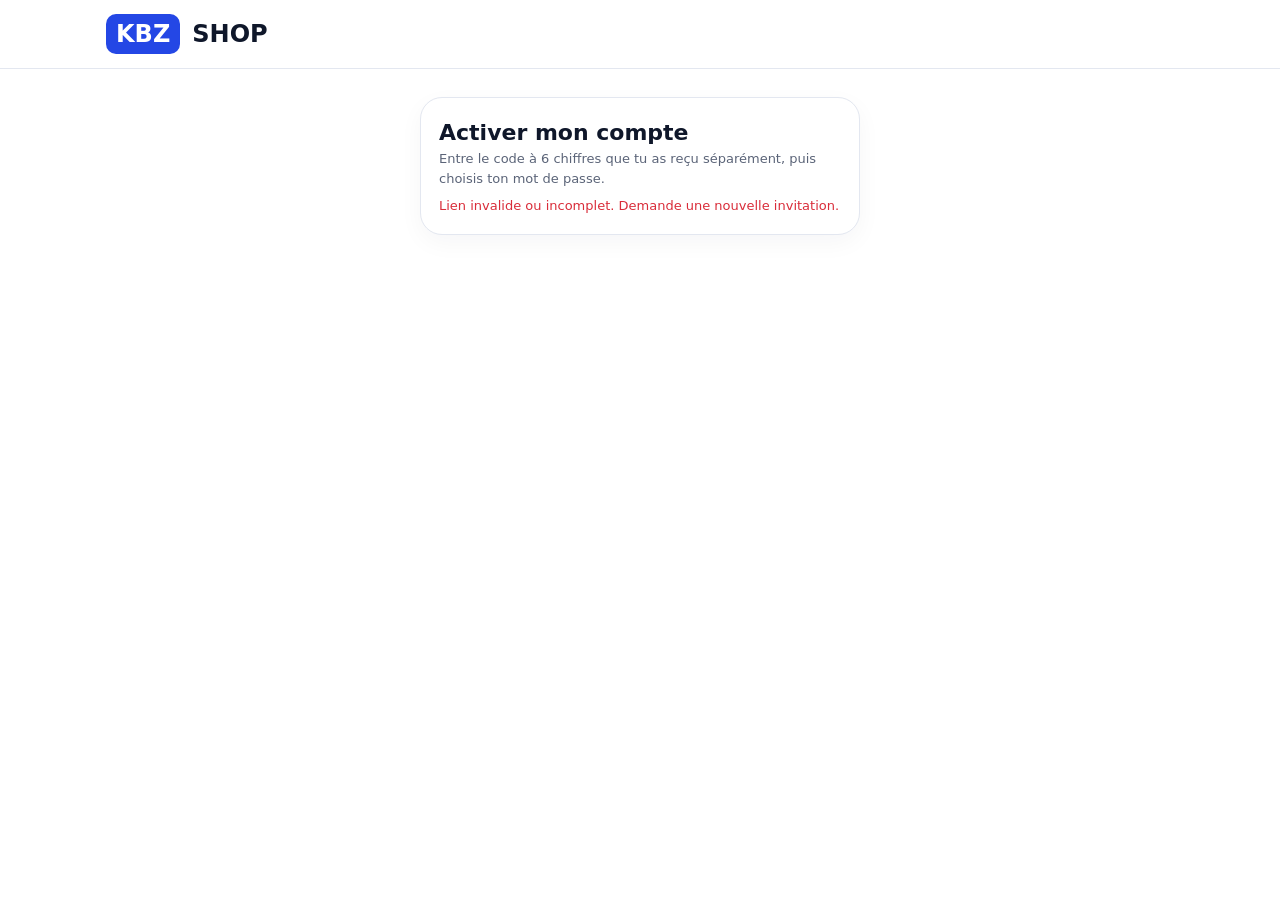
<file: activer.html>
<!DOCTYPE html>
<html lang="fr">
<head>
<meta charset="UTF-8">
<meta name="viewport" content="width=device-width, initial-scale=1.0">
<meta name="referrer" content="no-referrer">
<meta name="robots" content="noindex">
<title>Activer mon compte | KBZ SHOP</title>
<link rel="stylesheet" href="style.css">
</head>
<body>
<header class="hd"><div class="wrap"><a class="logo" href="index.html" aria-label="KBZ SHOP, retour à la boutique" style="text-decoration:none"><span aria-hidden="true">KBZ SHOP</span></a></div></header>
<main>
<div class="wrap sec" style="max-width:440px">
<div class="box">
<h1 style="font-size:22px;font-weight:800">Activer mon compte</h1>
<p class="mut" style="margin-bottom:6px">Entre le code à 6 chiffres que tu as reçu séparément, puis choisis ton mot de passe.</p>
<form id="f" autocomplete="off">
<label for="code">Code à 6 chiffres</label>
<input id="code" inputmode="numeric" maxlength="6" autocomplete="one-time-code" required>
<label for="pw">Choisis ton mot de passe</label>
<input id="pw" type="password" autocomplete="new-password" minlength="8" aria-describedby="hp" required>
<p class="mut" id="hp">8 caractères minimum.</p>
<label for="pw2">Répète ton mot de passe</label>
<input id="pw2" type="password" autocomplete="new-password" minlength="8" required>
<label for="sh" style="display:flex;gap:8px;align-items:center;font-weight:500"><input id="sh" type="checkbox" style="width:auto"> Afficher les mots de passe</label>
<button class="btn full" style="margin-top:14px" id="go">Activer mon compte</button>
</form>
<p class="err" id="er" role="alert"></p>
<div id="ok" class="hide center">
<div aria-hidden="true" style="font-size:48px">✅</div>
<h2 id="oh" tabindex="-1" style="font-size:20px;font-weight:800">Compte activé !</h2>
<p class="mut" id="okm" style="margin:8px 0 16px"></p>
<a class="btn full" href="index.html">Aller à la boutique</a>
<p class="mut" style="margin-top:10px">Tout en bas de la page, touche « Espace Vendeur » pour te connecter.</p>
</div>
</div>
</div>
</main>
<script src="config.js"></script>
<script>
(function(){
var C=window.KBZ_CONFIG||{};
var token=(location.hash||'').replace(/^#/,'').trim();
var f=document.getElementById('f'),er=document.getElementById('er'),b=document.getElementById('go');
function $(i){return document.getElementById(i);}
if(!/^[0-9a-f]{48}$/i.test(token)){
  f.classList.add('hide');
  er.textContent='Lien invalide ou incomplet. Demande une nouvelle invitation.';
}
$('sh').onchange=function(){
  var t=this.checked?'text':'password';
  $('pw').type=t;$('pw2').type=t;
};
f.onsubmit=async function(e){
  e.preventDefault();
  er.textContent='';
  var code=$('code').value.trim(),pw=$('pw').value,pw2=$('pw2').value;
  if(!/^\d{6}$/.test(code)){er.textContent='Le code doit avoir 6 chiffres.';return;}
  if(pw.length<8){er.textContent='Mot de passe : 8 caractères minimum.';return;}
  if(pw!==pw2){er.textContent='Les deux mots de passe sont différents.';return;}
  b.disabled=true;b.textContent='Activation…';
  try{
    var r=await fetch(C.SUPABASE_URL+'/functions/v1/quick-worker',{
      method:'POST',
      headers:{'Content-Type':'application/json'},
      body:JSON.stringify({token:token,code:code,password:pw})
    });
    var d=await r.json();
    if(d&&d.ok){
      f.classList.add('hide');
      $('okm').textContent='Connecte-toi avec '+d.email+' et le mot de passe que tu viens de choisir.';
      $('ok').classList.remove('hide');
      $('oh').focus();
    }else{
      er.textContent=(d&&d.error)||'Activation impossible.';
      b.disabled=false;b.textContent='Activer mon compte';
    }
  }catch(x){
    er.textContent='Connexion impossible. Vérifie ton réseau et réessaie.';
    b.disabled=false;b.textContent='Activer mon compte';
  }
};
})();
</script>
</body>
  </html>
</file>
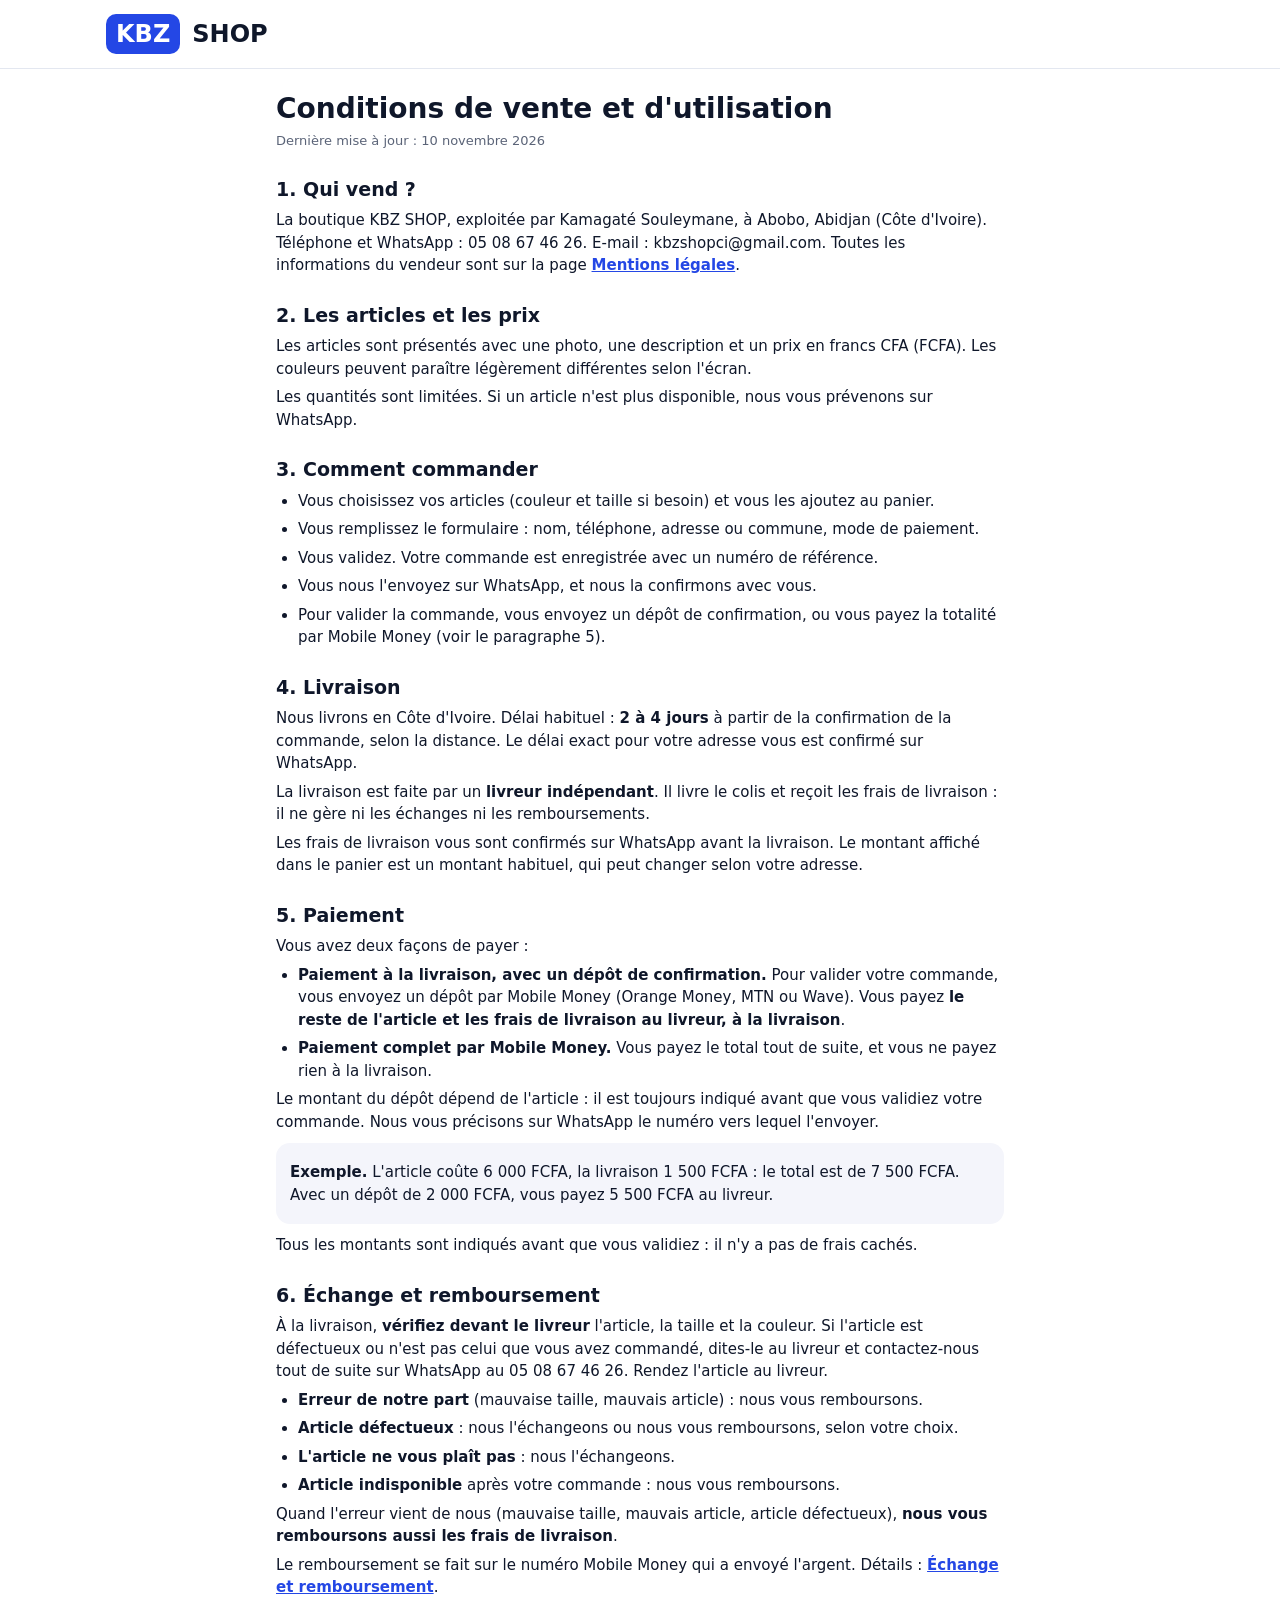
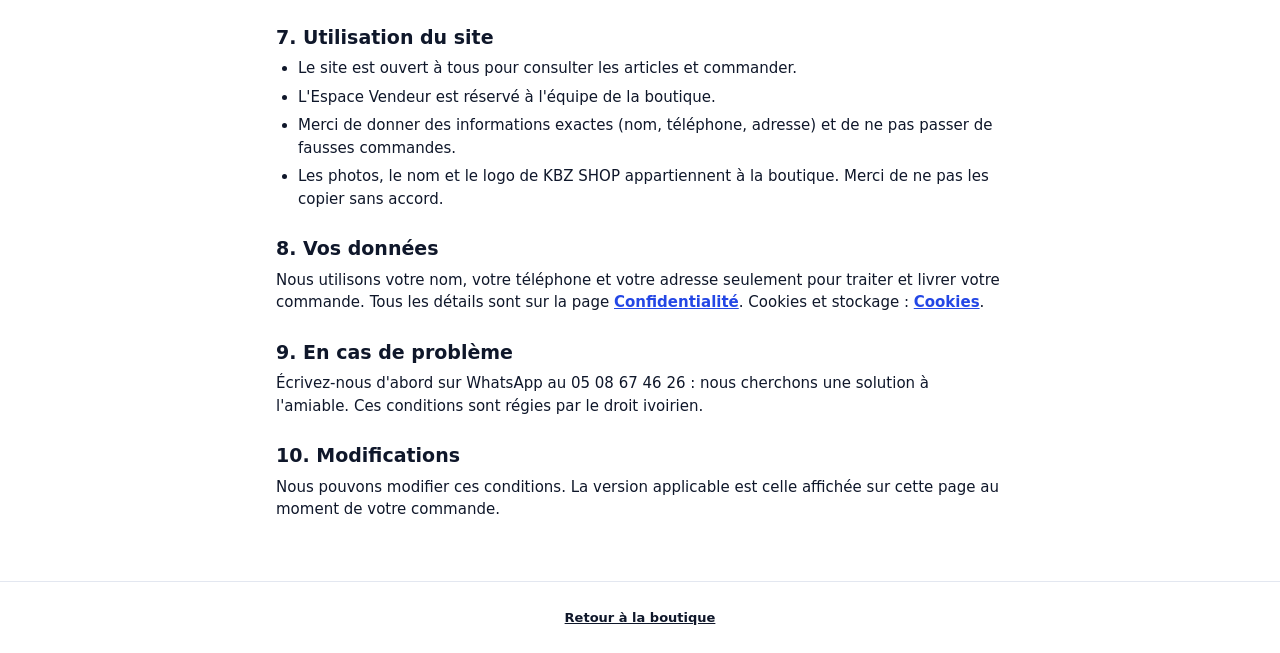
<file: conditions-de-vente.html>
<!DOCTYPE html>
<html lang="fr">
<head>
<meta charset="UTF-8">
<meta name="viewport" content="width=device-width, initial-scale=1.0">
<title>Conditions de vente et d'utilisation | KBZ SHOP</title>
<meta name="description" content="Conditions de vente et d'utilisation de la boutique KBZ SHOP : commande, paiement, livraison, échange.">
<meta name="theme-color" content="#2447e5">
<link rel="stylesheet" href="style.css">
<style>
.legal{max-width:760px;margin:0 auto;padding:24px 16px}
.legal h1{font-size:28px;font-weight:900;line-height:1.15;margin-bottom:6px}
.legal h2{font-size:19px;font-weight:800;margin:24px 0 6px}
.legal p,.legal li{margin:6px 0}
.legal ul{padding-left:22px}
.legal a{color:var(--gold);font-weight:600}
.ex{background:var(--card2);border-radius:14px;padding:12px 14px;margin:10px 0}
</style>
</head>
<body>
<header class="hd"><div class="wrap"><a class="logo" href="index.html" aria-label="KBZ SHOP, retour à la boutique" style="text-decoration:none"><span aria-hidden="true">KBZ SHOP</span></a></div></header>
<main class="legal">
<h1>Conditions de vente et d'utilisation</h1>
<p class="mut">Dernière mise à jour : 10 novembre 2026</p>

<h2>1. Qui vend ?</h2>
<p>La boutique KBZ SHOP, exploitée par Kamagaté Souleymane, à Abobo, Abidjan (Côte d'Ivoire). Téléphone et WhatsApp : 05 08 67 46 26. E-mail : kbzshopci@gmail.com. Toutes les informations du vendeur sont sur la page <a href="mentions-legales.html">Mentions légales</a>.</p>

<h2>2. Les articles et les prix</h2>
<p>Les articles sont présentés avec une photo, une description et un prix en francs CFA (FCFA). Les couleurs peuvent paraître légèrement différentes selon l'écran.</p>
<p>Les quantités sont limitées. Si un article n'est plus disponible, nous vous prévenons sur WhatsApp.</p>

<h2>3. Comment commander</h2>
<ul>
<li>Vous choisissez vos articles (couleur et taille si besoin) et vous les ajoutez au panier.</li>
<li>Vous remplissez le formulaire : nom, téléphone, adresse ou commune, mode de paiement.</li>
<li>Vous validez. Votre commande est enregistrée avec un numéro de référence.</li>
<li>Vous nous l'envoyez sur WhatsApp, et nous la confirmons avec vous.</li>
<li>Pour valider la commande, vous envoyez un dépôt de confirmation, ou vous payez la totalité par Mobile Money (voir le paragraphe 5).</li>
</ul>

<h2>4. Livraison</h2>
<p>Nous livrons en Côte d'Ivoire. Délai habituel : <b>2 à 4 jours</b> à partir de la confirmation de la commande, selon la distance. Le délai exact pour votre adresse vous est confirmé sur WhatsApp.</p>
<p>La livraison est faite par un <b>livreur indépendant</b>. Il livre le colis et reçoit les frais de livraison : il ne gère ni les échanges ni les remboursements.</p>
<p>Les frais de livraison vous sont confirmés sur WhatsApp avant la livraison. Le montant affiché dans le panier est un montant habituel, qui peut changer selon votre adresse.</p>

<h2>5. Paiement</h2>
<p>Vous avez deux façons de payer :</p>
<ul>
<li><b>Paiement à la livraison, avec un dépôt de confirmation.</b> Pour valider votre commande, vous envoyez un dépôt par Mobile Money (Orange Money, MTN ou Wave). Vous payez <b>le reste de l'article et les frais de livraison au livreur, à la livraison</b>.</li>
<li><b>Paiement complet par Mobile Money.</b> Vous payez le total tout de suite, et vous ne payez rien à la livraison.</li>
</ul>
<p>Le montant du dépôt dépend de l'article : il est toujours indiqué avant que vous validiez votre commande. Nous vous précisons sur WhatsApp le numéro vers lequel l'envoyer.</p>
<div class="ex"><p><b>Exemple.</b> L'article coûte 6 000 FCFA, la livraison 1 500 FCFA : le total est de 7 500 FCFA. Avec un dépôt de 2 000 FCFA, vous payez 5 500 FCFA au livreur.</p></div>
<p>Tous les montants sont indiqués avant que vous validiez : il n'y a pas de frais cachés.</p>

<h2>6. Échange et remboursement</h2>
<p>À la livraison, <b>vérifiez devant le livreur</b> l'article, la taille et la couleur. Si l'article est défectueux ou n'est pas celui que vous avez commandé, dites-le au livreur et contactez-nous tout de suite sur WhatsApp au 05 08 67 46 26. Rendez l'article au livreur.</p>
<ul>
<li><b>Erreur de notre part</b> (mauvaise taille, mauvais article) : nous vous remboursons.</li>
<li><b>Article défectueux</b> : nous l'échangeons ou nous vous remboursons, selon votre choix.</li>
<li><b>L'article ne vous plaît pas</b> : nous l'échangeons.</li>
<li><b>Article indisponible</b> après votre commande : nous vous remboursons.</li>
</ul>
<p>Quand l'erreur vient de nous (mauvaise taille, mauvais article, article défectueux), <b>nous vous remboursons aussi les frais de livraison</b>.</p>
<p>Le remboursement se fait sur le numéro Mobile Money qui a envoyé l'argent. Détails : <a href="confidentialite.html#remboursement">Échange et remboursement</a>.</p>

<h2>7. Utilisation du site</h2>
<ul>
<li>Le site est ouvert à tous pour consulter les articles et commander.</li>
<li>L'Espace Vendeur est réservé à l'équipe de la boutique.</li>
<li>Merci de donner des informations exactes (nom, téléphone, adresse) et de ne pas passer de fausses commandes.</li>
<li>Les photos, le nom et le logo de KBZ SHOP appartiennent à la boutique. Merci de ne pas les copier sans accord.</li>
</ul>

<h2>8. Vos données</h2>
<p>Nous utilisons votre nom, votre téléphone et votre adresse seulement pour traiter et livrer votre commande. Tous les détails sont sur la page <a href="confidentialite.html#confidentialite">Confidentialité</a>. Cookies et stockage : <a href="confidentialite.html#cookies">Cookies</a>.</p>

<h2>9. En cas de problème</h2>
<p>Écrivez-nous d'abord sur WhatsApp au 05 08 67 46 26 : nous cherchons une solution à l'amiable. Ces conditions sont régies par le droit ivoirien.</p>

<h2>10. Modifications</h2>
<p>Nous pouvons modifier ces conditions. La version applicable est celle affichée sur cette page au moment de votre commande.</p>
</main>
<footer class="ft"><p><a href="index.html">Retour à la boutique</a></p></footer>
</body>
  </html>
</file>
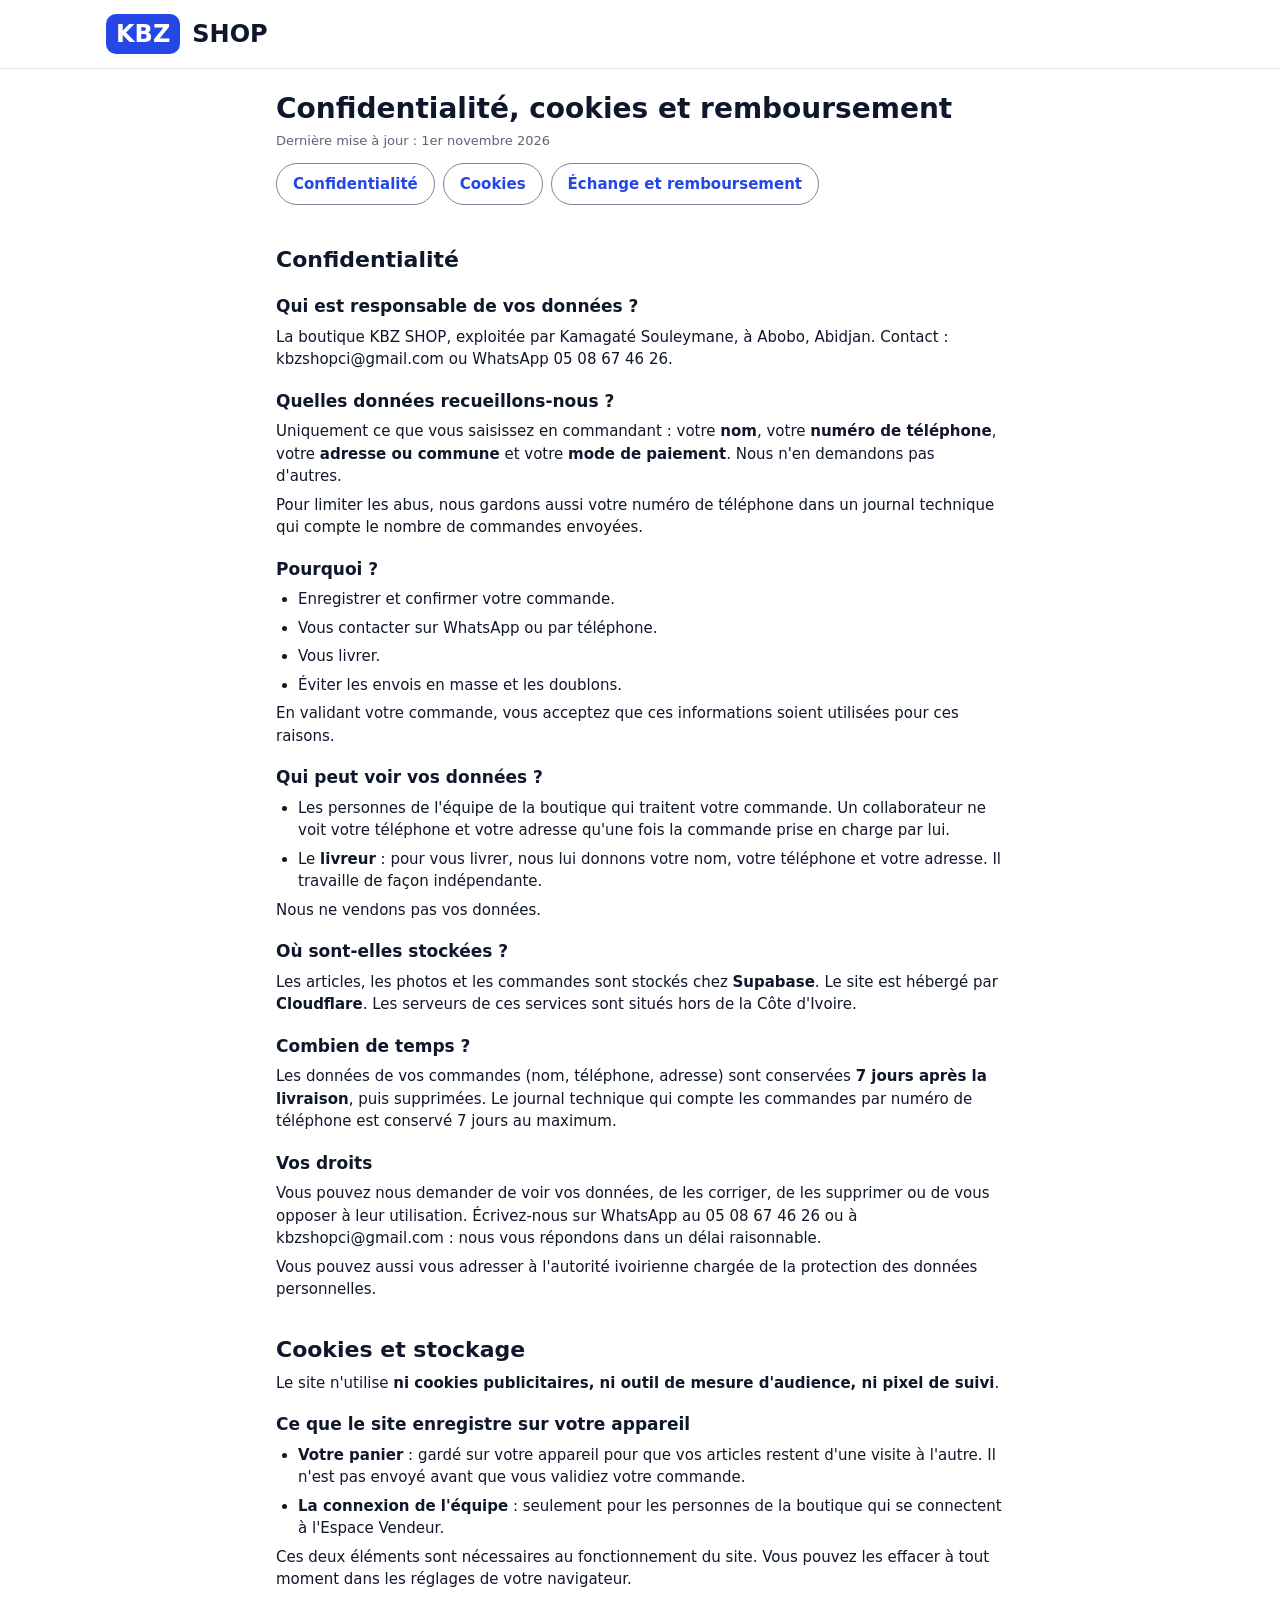
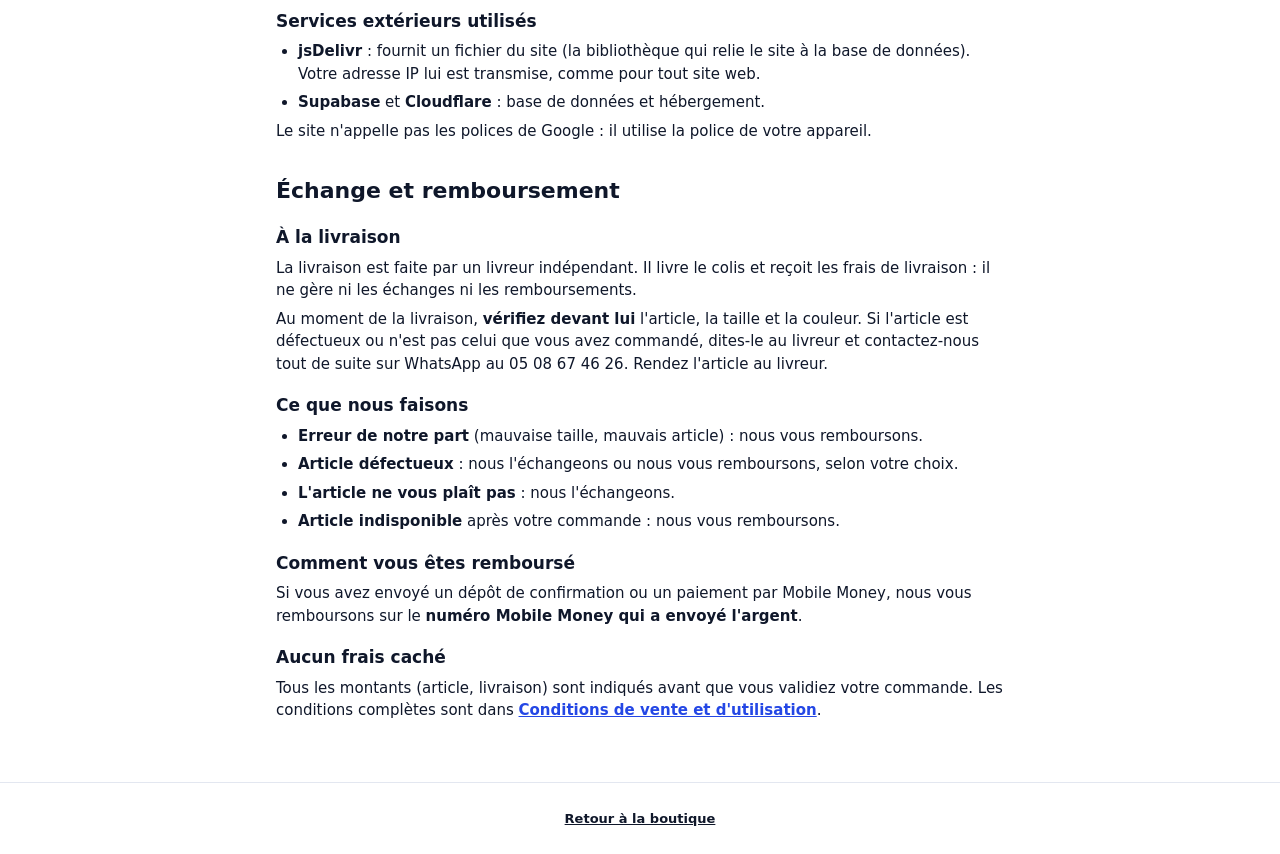
<file: confidentialite.html>
<!DOCTYPE html>
<html lang="fr">
<head>
<meta charset="UTF-8">
<meta name="viewport" content="width=device-width, initial-scale=1.0">
<title>Confidentialité, cookies et remboursement | KBZ SHOP</title>
<meta name="description" content="Politique de confidentialité, cookies, échange et remboursement de la boutique KBZ SHOP.">
<meta name="theme-color" content="#2447e5">
<link rel="stylesheet" href="style.css">
<style>
.legal{max-width:760px;margin:0 auto;padding:24px 16px}
.legal h1{font-size:28px;font-weight:900;line-height:1.15;margin-bottom:6px}
.legal h2{font-size:22px;font-weight:800;margin:32px 0 6px}
.legal h3{font-size:17px;font-weight:800;margin:18px 0 4px}
.legal p,.legal li{margin:6px 0}
.legal ul{padding-left:22px}
.legal a{color:var(--gold);font-weight:600}
.legal nav ul{list-style:none;padding:0;display:flex;gap:8px;flex-wrap:wrap}
.legal nav a{display:inline-block;border:1px solid var(--ctl);border-radius:24px;padding:9px 16px;text-decoration:none}
</style>
</head>
<body>
<header class="hd"><div class="wrap"><a class="logo" href="index.html" aria-label="KBZ SHOP, retour à la boutique" style="text-decoration:none"><span aria-hidden="true">KBZ SHOP</span></a></div></header>
<main class="legal">
<h1>Confidentialité, cookies et remboursement</h1>
<p class="mut">Dernière mise à jour : 1er novembre 2026</p>
<nav aria-label="Dans cette page"><ul>
<li><a href="#confidentialite">Confidentialité</a></li>
<li><a href="#cookies">Cookies</a></li>
<li><a href="#remboursement">Échange et remboursement</a></li>
</ul></nav>

<h2 id="confidentialite">Confidentialité</h2>
<h3>Qui est responsable de vos données ?</h3>
<p>La boutique KBZ SHOP, exploitée par Kamagaté Souleymane, à Abobo, Abidjan. Contact : kbzshopci@gmail.com ou WhatsApp 05 08 67 46 26.</p>
<h3>Quelles données recueillons-nous ?</h3>
<p>Uniquement ce que vous saisissez en commandant : votre <b>nom</b>, votre <b>numéro de téléphone</b>, votre <b>adresse ou commune</b> et votre <b>mode de paiement</b>. Nous n'en demandons pas d'autres.</p>
<p>Pour limiter les abus, nous gardons aussi votre numéro de téléphone dans un journal technique qui compte le nombre de commandes envoyées.</p>
<h3>Pourquoi ?</h3>
<ul>
<li>Enregistrer et confirmer votre commande.</li>
<li>Vous contacter sur WhatsApp ou par téléphone.</li>
<li>Vous livrer.</li>
<li>Éviter les envois en masse et les doublons.</li>
</ul>
<p>En validant votre commande, vous acceptez que ces informations soient utilisées pour ces raisons.</p>
<h3>Qui peut voir vos données ?</h3>
<ul>
<li>Les personnes de l'équipe de la boutique qui traitent votre commande. Un collaborateur ne voit votre téléphone et votre adresse qu'une fois la commande prise en charge par lui.</li>
<li>Le <b>livreur</b> : pour vous livrer, nous lui donnons votre nom, votre téléphone et votre adresse. Il travaille de façon indépendante.</li>
</ul>
<p>Nous ne vendons pas vos données.</p>
<h3>Où sont-elles stockées ?</h3>
<p>Les articles, les photos et les commandes sont stockés chez <b>Supabase</b>. Le site est hébergé par <b>Cloudflare</b>. Les serveurs de ces services sont situés hors de la Côte d'Ivoire.</p>
<h3>Combien de temps ?</h3>
<p>Les données de vos commandes (nom, téléphone, adresse) sont conservées <b>7 jours après la livraison</b>, puis supprimées. Le journal technique qui compte les commandes par numéro de téléphone est conservé 7 jours au maximum.</p>
<h3>Vos droits</h3>
<p>Vous pouvez nous demander de voir vos données, de les corriger, de les supprimer ou de vous opposer à leur utilisation. Écrivez-nous sur WhatsApp au 05 08 67 46 26 ou à kbzshopci@gmail.com : nous vous répondons dans un délai raisonnable.</p>
<p>Vous pouvez aussi vous adresser à l'autorité ivoirienne chargée de la protection des données personnelles.</p>

<h2 id="cookies">Cookies et stockage</h2>
<p>Le site n'utilise <b>ni cookies publicitaires, ni outil de mesure d'audience, ni pixel de suivi</b>.</p>
<h3>Ce que le site enregistre sur votre appareil</h3>
<ul>
<li><b>Votre panier</b> : gardé sur votre appareil pour que vos articles restent d'une visite à l'autre. Il n'est pas envoyé avant que vous validiez votre commande.</li>
<li><b>La connexion de l'équipe</b> : seulement pour les personnes de la boutique qui se connectent à l'Espace Vendeur.</li>
</ul>
<p>Ces deux éléments sont nécessaires au fonctionnement du site. Vous pouvez les effacer à tout moment dans les réglages de votre navigateur.</p>
<h3>Services extérieurs utilisés</h3>
<ul>
<li><b>jsDelivr</b> : fournit un fichier du site (la bibliothèque qui relie le site à la base de données). Votre adresse IP lui est transmise, comme pour tout site web.</li>
<li><b>Supabase</b> et <b>Cloudflare</b> : base de données et hébergement.</li>
</ul>
<p>Le site n'appelle pas les polices de Google : il utilise la police de votre appareil.</p>

<h2 id="remboursement">Échange et remboursement</h2>
<h3>À la livraison</h3>
<p>La livraison est faite par un livreur indépendant. Il livre le colis et reçoit les frais de livraison : il ne gère ni les échanges ni les remboursements.</p>
<p>Au moment de la livraison, <b>vérifiez devant lui</b> l'article, la taille et la couleur. Si l'article est défectueux ou n'est pas celui que vous avez commandé, dites-le au livreur et contactez-nous tout de suite sur WhatsApp au 05 08 67 46 26. Rendez l'article au livreur.</p>
<h3>Ce que nous faisons</h3>
<ul>
<li><b>Erreur de notre part</b> (mauvaise taille, mauvais article) : nous vous remboursons.</li>
<li><b>Article défectueux</b> : nous l'échangeons ou nous vous remboursons, selon votre choix.</li>
<li><b>L'article ne vous plaît pas</b> : nous l'échangeons.</li>
<li><b>Article indisponible</b> après votre commande : nous vous remboursons.</li>
</ul>
<h3>Comment vous êtes remboursé</h3>
<p>Si vous avez envoyé un dépôt de confirmation ou un paiement par Mobile Money, nous vous remboursons sur le <b>numéro Mobile Money qui a envoyé l'argent</b>.</p>
<h3>Aucun frais caché</h3>
<p>Tous les montants (article, livraison) sont indiqués avant que vous validiez votre commande. Les conditions complètes sont dans <a href="conditions-de-vente.html">Conditions de vente et d'utilisation</a>.</p>
</main>
<footer class="ft"><p><a href="index.html">Retour à la boutique</a></p></footer>
</body>
                                                                                                                                     </html>
</file>
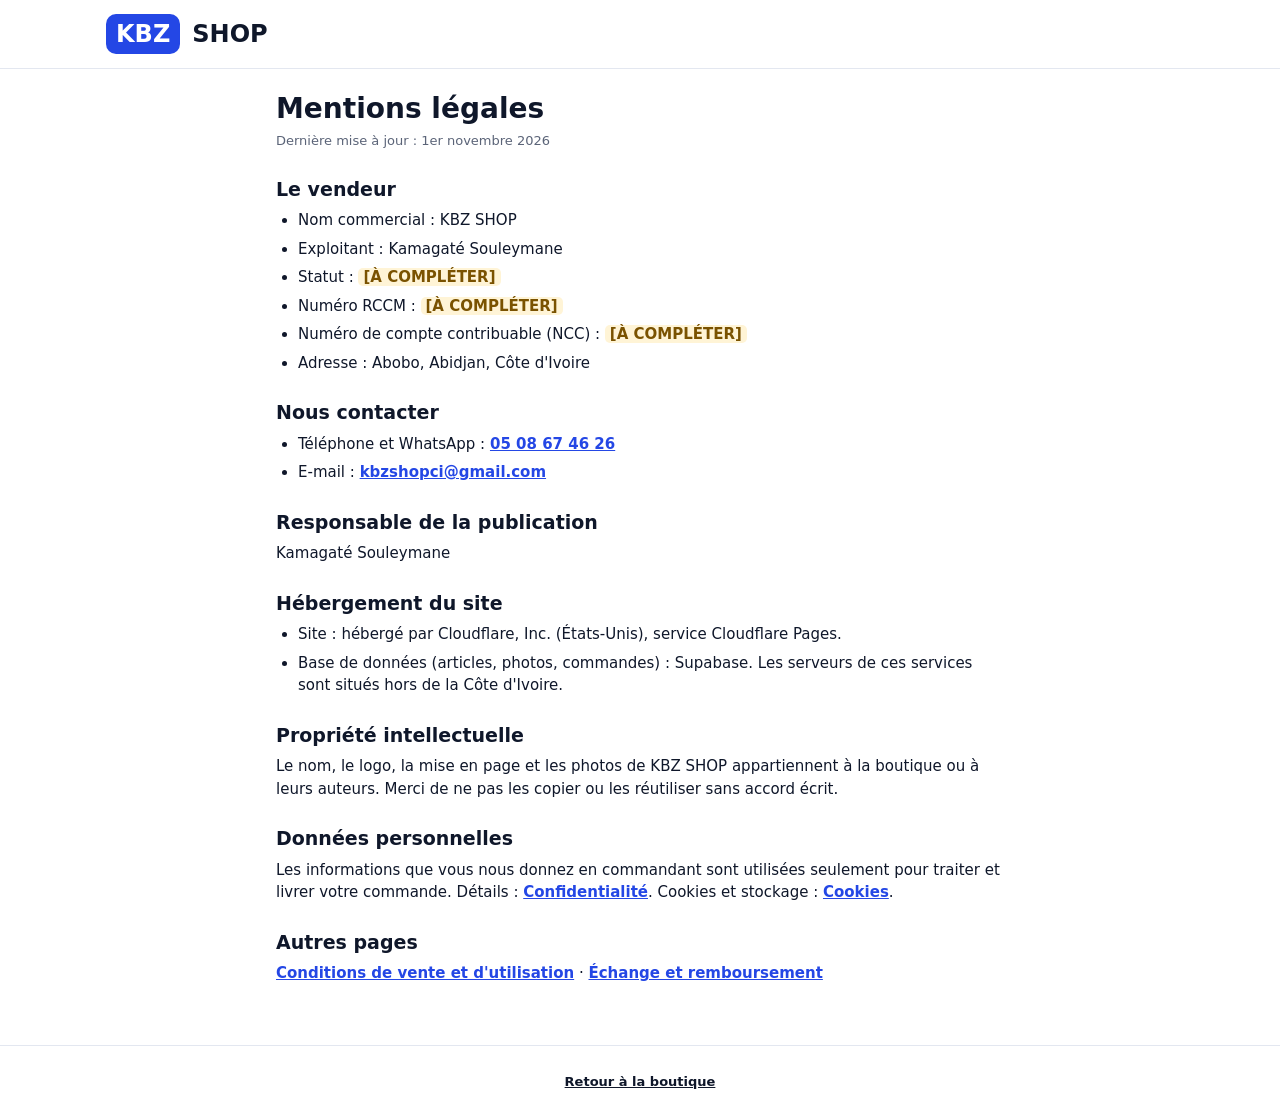
<file: mentions-legales.html>
<!DOCTYPE html>
<html lang="fr">
<head>
<meta charset="UTF-8">
<meta name="viewport" content="width=device-width, initial-scale=1.0">
<title>Mentions légales | KBZ SHOP</title>
<meta name="description" content="Mentions légales de la boutique KBZ SHOP : vendeur, contact, hébergement.">
<meta name="theme-color" content="#2447e5">
<link rel="stylesheet" href="style.css">
<style>
.legal{max-width:760px;margin:0 auto;padding:24px 16px}
.legal h1{font-size:28px;font-weight:900;line-height:1.15;margin-bottom:6px}
.legal h2{font-size:19px;font-weight:800;margin:24px 0 6px}
.legal p,.legal li{margin:6px 0}
.legal ul{padding-left:22px}
.legal a{color:var(--gold);font-weight:600}
.todo{background:#fff4d6;color:#7a5200;padding:0 5px;border-radius:5px;font-weight:700}
</style>
</head>
<body>
<header class="hd"><div class="wrap"><a class="logo" href="index.html" aria-label="KBZ SHOP, retour à la boutique" style="text-decoration:none"><span aria-hidden="true">KBZ SHOP</span></a></div></header>
<main class="legal">
<h1>Mentions légales</h1>
<p class="mut">Dernière mise à jour : 1er novembre 2026</p>

<h2>Le vendeur</h2>
<ul>
<li>Nom commercial : KBZ SHOP</li>
<li>Exploitant : Kamagaté Souleymane</li>
<li>Statut : <span class="todo">[À COMPLÉTER]</span></li>
<li>Numéro RCCM : <span class="todo">[À COMPLÉTER]</span></li>
<li>Numéro de compte contribuable (NCC) : <span class="todo">[À COMPLÉTER]</span></li>
<li>Adresse : Abobo, Abidjan, Côte d'Ivoire</li>
</ul>

<h2>Nous contacter</h2>
<ul>
<li>Téléphone et WhatsApp : <a href="tel:+2250508674626">05 08 67 46 26</a></li>
<li>E-mail : <a href="mailto:kbzshopci@gmail.com">kbzshopci@gmail.com</a></li>
</ul>

<h2>Responsable de la publication</h2>
<p>Kamagaté Souleymane</p>

<h2>Hébergement du site</h2>
<ul>
<li>Site : hébergé par Cloudflare, Inc. (États-Unis), service Cloudflare Pages.</li>
<li>Base de données (articles, photos, commandes) : Supabase. Les serveurs de ces services sont situés hors de la Côte d'Ivoire.</li>
</ul>

<h2>Propriété intellectuelle</h2>
<p>Le nom, le logo, la mise en page et les photos de KBZ SHOP appartiennent à la boutique ou à leurs auteurs. Merci de ne pas les copier ou les réutiliser sans accord écrit.</p>

<h2>Données personnelles</h2>
<p>Les informations que vous nous donnez en commandant sont utilisées seulement pour traiter et livrer votre commande. Détails : <a href="confidentialite.html#confidentialite">Confidentialité</a>. Cookies et stockage : <a href="confidentialite.html#cookies">Cookies</a>.</p>

<h2>Autres pages</h2>
<p><a href="conditions-de-vente.html">Conditions de vente et d'utilisation</a> · <a href="confidentialite.html#remboursement">Échange et remboursement</a></p>
</main>
<footer class="ft"><p><a href="index.html">Retour à la boutique</a></p></footer>
</body>
  </html>
</file>
<file: style.css>
:root{--bg:#fff;--card:#fff;--card2:#f4f5fb;--line:#e3e7f0;--ctl:#7d8699;--gold:#2447e5;--gold2:#2447e5;--txt:#0f172a;--mut:#5b6478;--ok:#0f7a45;--bad:#d92d3a;--navy:#0f172a;--yel:#ffc933}
*{box-sizing:border-box;margin:0;padding:0;-webkit-tap-highlight-color:transparent}
html{scroll-behavior:smooth}
@media(prefers-reduced-motion:reduce){html{scroll-behavior:auto}}
body{background:var(--bg);color:var(--txt);font:15px/1.5 system-ui,-apple-system,"Segoe UI",Roboto,"Helvetica Neue",Arial,sans-serif;min-height:100vh;display:flex;flex-direction:column}
main{flex:1}
img{max-width:100%;display:block}
button{font:inherit;cursor:pointer;border:0;color:inherit;background:none}
a{color:inherit}
input,select,textarea{font:inherit;color:var(--txt);background:#fff;border:1px solid var(--ctl);border-radius:14px;padding:13px;width:100%}
input:focus,select:focus,textarea:focus{border-color:var(--gold)}
:focus-visible{outline:3px solid var(--gold);outline-offset:2px}
.hero :focus-visible,.ask :focus-visible{outline-color:#ffc933}
.zoom :focus-visible{outline-color:#fff}
label{display:block;font-size:13px;font-weight:600;color:var(--mut);margin:12px 0 4px}
.sr{position:absolute;width:1px;height:1px;overflow:hidden;clip:rect(0 0 0 0);white-space:nowrap}
.wrap{max-width:1100px;margin:0 auto;padding:0 16px}
.topbar{display:none}
header.hd{position:sticky;top:0;z-index:40;background:#fff;border-bottom:1px solid var(--line)}
.hd .wrap{height:68px;display:flex;align-items:center;justify-content:space-between}
.logo{display:flex;align-items:center;cursor:pointer}
.logo i{display:none}
.logo span{font-size:0;display:flex;align-items:center;gap:6px}
.logo span::before{content:"KBZ";background:var(--gold);color:#fff;font-size:24px;font-weight:900;padding:2px 10px;border-radius:10px}
.logo span::after{content:"SHOP";color:var(--txt);font-size:24px;font-weight:900}
.nav{display:flex;align-items:center;gap:8px}
.nav button{padding:8px 10px;font-weight:600;font-size:14px;color:var(--txt);border-radius:10px}
.cartb{display:flex;align-items:center;gap:8px;background:var(--navy);color:#fff!important;border-radius:24px;padding:11px 16px!important}
.cartb::after{content:"Panier";font-weight:700;order:1}
.badge{position:static;order:2;background:var(--yel);color:#000;font-size:12px;font-weight:800;min-width:22px;height:22px;border-radius:11px;display:flex;align-items:center;justify-content:center;padding:0 5px}
.hero{padding:44px 0 56px;background:radial-gradient(circle at 85% 10%,rgba(255,255,255,.12),transparent 50%),linear-gradient(160deg,#2a4ee8,#1a35c4);color:#fff}
.tag{display:inline-block;background:rgba(0,0,0,.28);color:#fff;font-size:14px;font-weight:700;padding:7px 16px;border-radius:20px}
.hero h2{font-size:38px;line-height:1.08;margin:16px 0;font-weight:900;color:#fff}
.hero p{color:#fff;max-width:520px;margin-bottom:22px;font-size:17px}
.hero .btn{background:var(--yel);color:var(--navy)}
.btn{display:inline-block;background:var(--gold);color:#fff;font-weight:800;border-radius:16px;padding:14px 22px;font-size:15px;text-align:center;text-decoration:none}
.btn.full{display:block;width:100%}
.btn.alt{background:#fff;color:var(--txt);border:1px solid var(--ctl)}
.btn.wa{background:#15803d;color:#fff}
.btn.bad{background:var(--bad);color:#fff}
.btn.s{padding:9px 14px;font-size:13px;border-radius:12px}
.btn:disabled{opacity:.5}
.sec{padding:28px 0}
.sec h3{font-size:26px;font-weight:800;margin-bottom:14px}
.row{display:flex;justify-content:space-between;align-items:center;gap:10px}
.chips{display:flex;gap:10px;overflow-x:auto;padding:6px 0 14px}
.chip{padding:10px 20px;border:1px solid var(--ctl);border-radius:24px;font-weight:700;white-space:nowrap;background:#fff;color:var(--txt)}
.chip.on{background:var(--navy);color:#fff;border-color:var(--navy)}
.grid{display:grid;grid-template-columns:repeat(2,1fr);gap:14px}
@media(min-width:700px){.grid{grid-template-columns:repeat(3,1fr)}}
@media(min-width:960px){.grid{grid-template-columns:repeat(4,1fr)}}
.card{background:#fff;border:1px solid var(--line);border-radius:24px;overflow:hidden;cursor:pointer;box-shadow:0 8px 24px rgba(15,23,42,.05)}
a.card{display:block;color:inherit;text-decoration:none}
.card .ph{aspect-ratio:1;background:#fff;position:relative}
.card .ph img{width:100%;height:100%;object-fit:contain}
.card .in{padding:12px 14px 16px}
.cat{font-size:12px;color:var(--gold);font-weight:800;text-transform:uppercase;letter-spacing:.8px}
.card h4{font-size:16px;font-weight:700;white-space:nowrap;overflow:hidden;text-overflow:ellipsis}
.price{color:var(--txt);font-weight:800;font-size:17px}
.old{color:var(--mut);text-decoration:line-through;font-size:13px;margin-left:6px;font-weight:500}
.soldout{position:absolute;top:10px;left:10px;background:#fff;color:var(--bad);font-size:12px;font-weight:800;padding:6px 12px;border-radius:14px;box-shadow:0 2px 8px rgba(15,23,42,.12)}
.pg{display:grid;gap:22px;margin-top:10px}
@media(min-width:760px){.pg{grid-template-columns:1fr 1fr}}
.gal .big{aspect-ratio:1;background:#fff;border:1px solid var(--line);border-radius:24px;overflow:hidden;cursor:zoom-in}
.gal .big img{width:100%;height:100%;object-fit:contain}
.thumbs{display:flex;gap:8px;margin-top:10px;overflow-x:auto}
.thumbs img{width:66px;height:66px;object-fit:cover;border-radius:12px;border:2px solid transparent;cursor:pointer;flex:none}
.thumbs img.on{border-color:var(--gold)}
.opts{display:flex;flex-wrap:wrap;gap:8px}
.opt{padding:10px 16px;border:1px solid var(--ctl);border-radius:12px;font-weight:700;font-size:14px;background:#fff}
.opt.on{border-color:var(--gold);background:#eef2ff;color:var(--gold)}
.opt.off{opacity:.3;text-decoration:line-through;pointer-events:none}
.qty{display:flex;align-items:center;gap:12px}
.qty button{width:40px;height:40px;border-radius:12px;background:var(--card2);border:1px solid var(--ctl);font-size:18px;font-weight:800}
.zoom{position:fixed;inset:0;background:rgba(0,0,0,.92);z-index:90;display:flex;align-items:center;justify-content:center;overflow:auto}
.zoom img{max-width:100%;max-height:100%;object-fit:contain}
.zoom .x{position:fixed;top:12px;right:14px;width:44px;height:44px;border-radius:50%;background:#fff;color:#000;font-size:22px}
.box{background:#fff;border:1px solid var(--line);border-radius:22px;padding:18px;margin-bottom:12px;box-shadow:0 8px 24px rgba(15,23,42,.04)}
.line{display:flex;gap:12px;align-items:center;padding:10px 0;border-bottom:1px solid var(--line)}
.line img{width:58px;height:58px;border-radius:12px;object-fit:cover}
.line .t{flex:1;min-width:0}
.mut{color:var(--mut);font-size:13px}
.toast{position:fixed;bottom:18px;left:50%;transform:translateX(-50%);background:var(--navy);color:#fff;font-weight:700;font-size:14px;padding:12px 18px;border-radius:14px;z-index:100;max-width:90%}
.toast.bad{background:var(--bad)}
.load{text-align:center;color:var(--mut);padding:40px 0}
.tabs{display:flex;gap:8px;overflow-x:auto;padding-bottom:12px}
.tabs button{padding:11px 18px;border-radius:24px;background:#fff;border:1px solid var(--ctl);font-weight:700;font-size:14px;white-space:nowrap}
.tabs button.on{background:var(--navy);color:#fff;border-color:var(--navy)}
.st{display:inline-block;font-size:11px;font-weight:800;padding:4px 10px;border-radius:12px}
.st.nouvelle{background:#fff4d6;color:#7a5200}
.st.confirmee{background:#e0ebff;color:#1d4ed8}
.st.en_livraison{background:#ede4ff;color:#6d28d9}
.st.livree{background:#dcf5e7;color:#0f7a45}
.st.annulee{background:#fde3e4;color:#b42318}
.modal{position:fixed;inset:0;background:rgba(15,23,42,.55);z-index:80;display:flex;align-items:flex-end;justify-content:center}
.modal .sheet{background:#fff;width:100%;max-width:560px;max-height:92vh;overflow:auto;border-radius:24px 24px 0 0;padding:20px}
@media(min-width:700px){.modal{align-items:center}.modal .sheet{border-radius:24px}}
.two{display:grid;grid-template-columns:1fr 1fr;gap:10px}
.thumbs-ed{display:flex;gap:8px;flex-wrap:wrap}
.thumbs-ed .im{position:relative}
.thumbs-ed img{width:72px;height:72px;object-fit:cover;border-radius:12px}
.thumbs-ed .im b{position:absolute;top:-6px;right:-6px;width:22px;height:22px;border-radius:50%;background:var(--bad);color:#fff;font-size:13px;display:flex;align-items:center;justify-content:center}
.vr{display:grid;grid-template-columns:1fr 1fr 64px 70px 34px;gap:6px;margin-bottom:6px}
.vr input{padding:10px}
.stats{display:grid;grid-template-columns:1fr 1fr;gap:10px}
.stat{background:var(--card2);border-radius:16px;padding:16px}
.stat b{display:block;font-size:22px;color:var(--gold)}
footer.ft{border-top:1px solid var(--line);margin-top:30px;padding:26px 14px;text-align:center;color:var(--mut);font-size:13px}
footer.ft button,footer.ft a{color:var(--txt);font-weight:600;text-decoration:underline}
.hide{display:none!important}
.err{color:var(--bad);font-size:13px;margin-top:8px}
.ok{color:var(--ok)}
.center{text-align:center}
</file>
